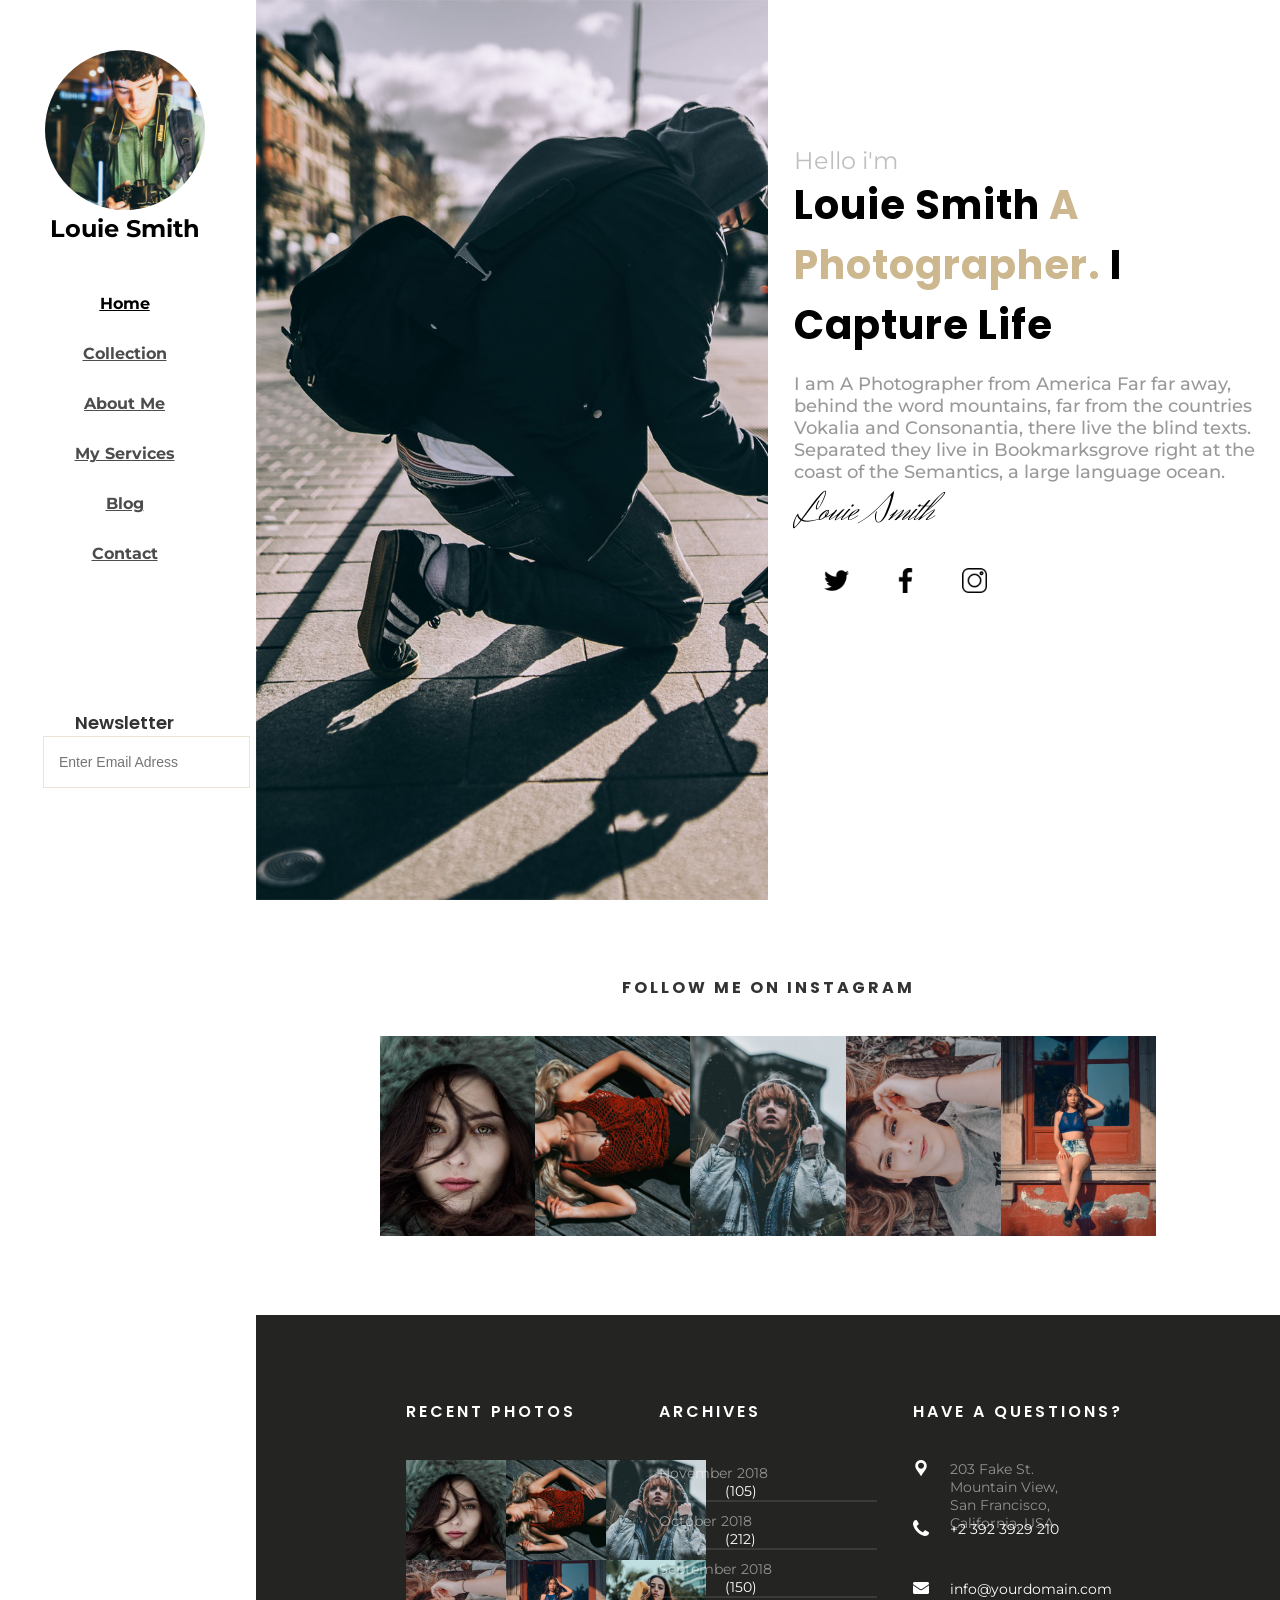
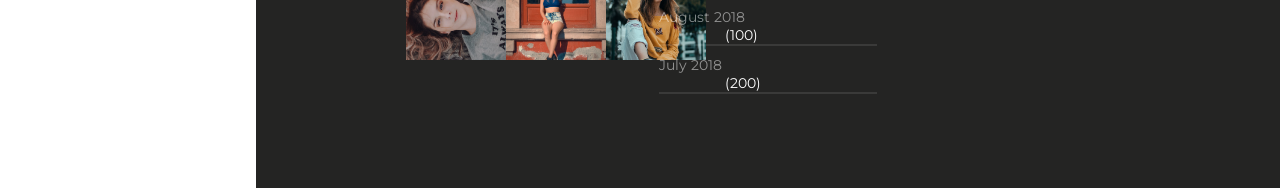
<file: index.html>
<!DOCTYPE html>
<html lang="en">
<head>
    <meta charset="UTF-8">
    <meta name="viewport" content="width=device-width, initial-scale=1.0">
    <title>Louie - Free Bootstrap 4 Template by Colorlib</title>
    <link rel="stylesheet" href="style.css">
    <link rel="preconnect" href="https://fonts.googleapis.com">
<link rel="preconnect" href="https://fonts.gstatic.com" crossorigin>
<link href="https://fonts.googleapis.com/css2?family=Montserrat:ital,wght@0,100..900;1,100..900&family=Poppins:ital,wght@0,100;0,200;0,300;0,400;0,500;0,600;0,700;0,800;0,900;1,100;1,200;1,300;1,400;1,500;1,600;1,700;1,800;1,900&display=swap" rel="stylesheet">
<link rel="preconnect" href="https://fonts.googleapis.com">
<link rel="preconnect" href="https://fonts.gstatic.com" crossorigin>
<link href="https://fonts.googleapis.com/css2?family=Herr+Von+Muellerhoff&display=swap" rel="stylesheet">
</head>
<body>
    <section class="sect1">
        <ul>
            <li><img class="img1" src="./images/author.jpg" alt=""></li>
            <li><h3 class="name">Louie Smith</h3></li>
            <br><br>
            <li id="main" class="options"><a id="main" class="options" href="./index.html">Home</a></li>
            <li class="options"><a class="options" href="">Collection</a></li>
            <li class="options"><a class="options" href="./About.html">About Me</a></li>
            <li class="options"><a class="options" href="./services.html">My Services</a></li>
            <li class="options"><a class="options" href="">Blog</a></li>
            <li class="options"><a class="options" href="">Contact</a></li>
            <div>
                <h3>Newsletter</h3>
                <input type="text" placeholder="Enter Email Adress">
            </div>
        </ul>
        
    </section>
    <section class="sect2">
    </section>
    <section class="sect3">
        <h3 class="h3">Louie Smith</h3>
        <div class="text">
            <h4 class="h4">Hello i'm</h4>
            <h1 class="h1">Louie Smith <span class="sla">A Photographer.</span> I Capture Life</h1>
            <br>
            <p class="conteudo">I am A Photographer from America Far far away, behind the word mountains, far from the countries Vokalia and Consonantia, there live the blind texts. Separated they live in Bookmarksgrove right at the coast of the Semantics, a large language ocean.</p>
            <h3 class="nomesla">Louie Smith</h3>
            <br>
            <div class="redes">
                <a class="a" href="./images/twitter.png"><img class="logo" src="./images/twitter.png" alt=""></a>
                <a class="" href="./images/twitter.png"><img class="logo" src="./images/facebook-app-symbol.png" alt=""></a>
                <a target="_blank" class="" href="https://www.instagram.com/lucas_aniceto._/"><img class="logo" src="./images/instagram.png" alt=""></a>
            </div>  
        </div>
    </section>
 
    <section class="main2">
        <h2>FOLLOW ME ON INSTAGRAM</h2><br><br>
        <div class="imgs"><img src="./images/img1.jpg" alt=""><img src="./images/img2.jpg" alt=""><img src="./images/img3.jpg" alt=""><img src="./images/img4.jpg" alt=""><img src="./images/img5.jpg" alt=""></div>
    </section>
    <section class="main3">
        <div class="div1">
            <div class="div11">
                <h2>RECENT PHOTOS</h2>
                <br><br>
                <div class="divdasimg"><img src="./images/img1.jpg" alt=""><img src="./images/img2.jpg" alt=""><img src="./images/img3.jpg" alt=""><img src="./images/img4.jpg" alt=""><img src="./images/img5.jpg" alt=""><img src="./images/img6.jpg" alt=""></div>

            </div>
            <div class="div12">
                <H2>ARCHIVES</H2>
                <ul>
                    <li> <div class="date">November 2018</div> <span class="number">(105)</span> <hr></li>
                    <li><div class="date">October 2018</div> <span class="number">(212)</span> <hr></li>
                    <li><div class="date">September 2018</div> <span class="number">(150)</span> <hr></li>
                    <li><div class="date">August 2018</div> <span class="number">(100)</span> <hr></li>
                    <li><div class="date">July 2018</div> <span class="number">(200)</span> <hr></li>
                </ul>
            </div>
            <div class="div13">
                <h2>HAVE A QUESTIONS?</h2><br><br>
                <div class="conteudodiv13">
                    <div class="icons">
                        <span><img src="./images/tool.png" alt=""></span>
                    </div>
                    <div class="textodiv13">
                        <span>203 Fake St. Mountain View, San Francisco, California, USA</span>
                    </div>
                </div>
                <div class="conteudodiv13">
                    <div class="icons">
                        <span><img src="./images/telephone-handle-silhouette.png" alt=""></span>
                    </div>
                    <div class="textodiv13">
                        <span class="spanespecial">+2 392 3929 210</span>
                    </div>
                </div>
                <div class="conteudodiv13">
                    <div class="icons">
                        <span><img src="./images/email.png" alt=""></span>
                    </div>
                    <div class="textodiv13">
                        <span class="spanespecial">info@yourdomain.com</span>
                    </div>
                </div>
            </div>
        </div>
    </section>
</body>
</html>
</file>
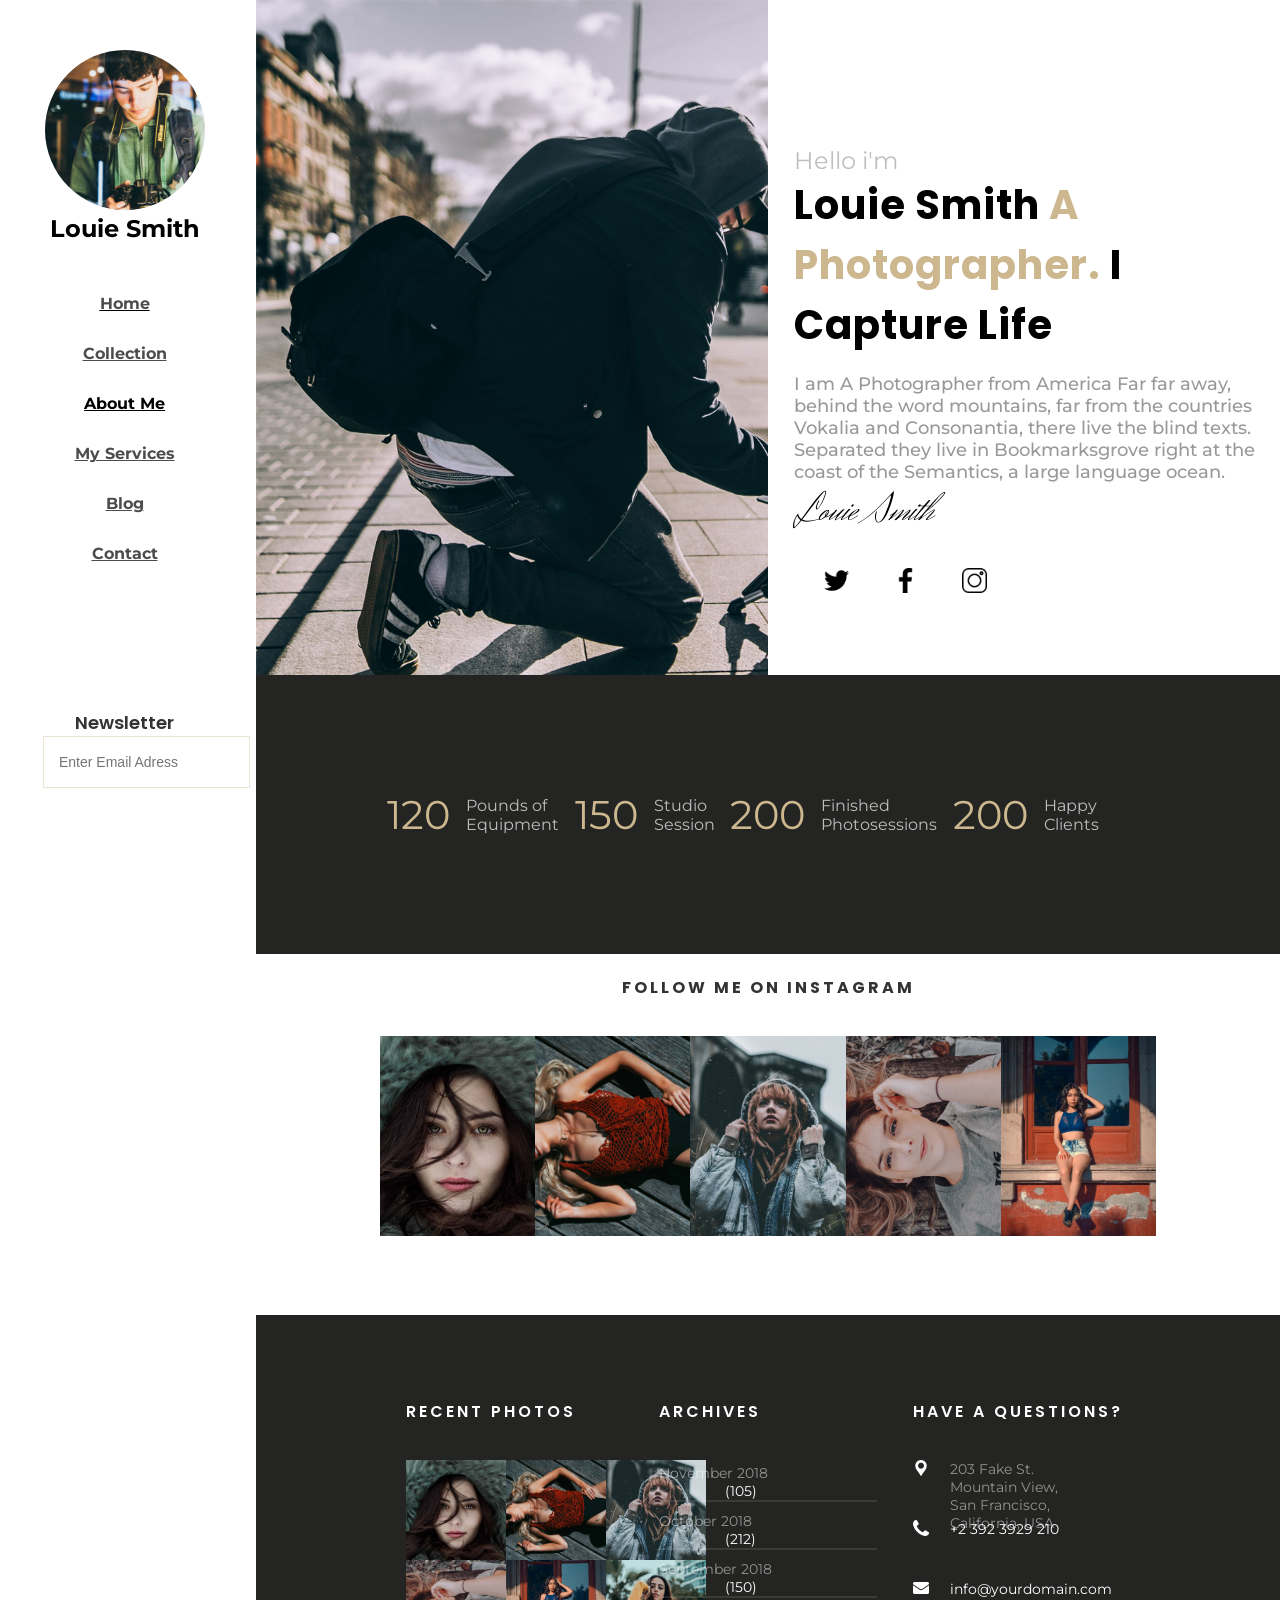
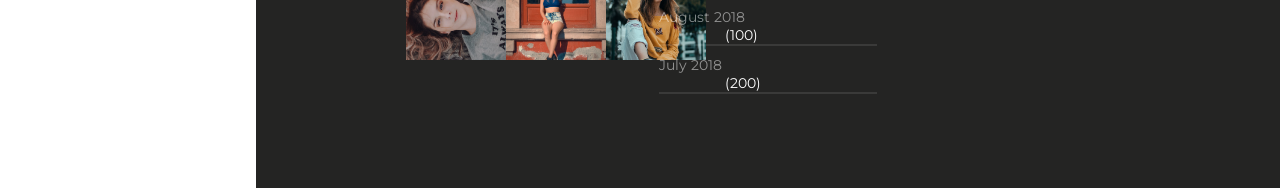
<file: About.html>
<!DOCTYPE html>
<html lang="en">
<head>
    <meta charset="UTF-8">
    <meta name="viewport" content="width=device-width, initial-scale=1.0">
    <title>Louie - Free Bootstrap 4 Template by Colorlib</title>
    <link rel="stylesheet" href="about.css">
    <link rel="preconnect" href="https://fonts.googleapis.com">
<link rel="preconnect" href="https://fonts.gstatic.com" crossorigin>
<link href="https://fonts.googleapis.com/css2?family=Montserrat:ital,wght@0,100..900;1,100..900&family=Poppins:ital,wght@0,100;0,200;0,300;0,400;0,500;0,600;0,700;0,800;0,900;1,100;1,200;1,300;1,400;1,500;1,600;1,700;1,800;1,900&display=swap" rel="stylesheet">
<link rel="preconnect" href="https://fonts.googleapis.com">
<link rel="preconnect" href="https://fonts.gstatic.com" crossorigin>
<link href="https://fonts.googleapis.com/css2?family=Herr+Von+Muellerhoff&display=swap" rel="stylesheet">
</head>
<body>
    <section class="sect1">
        <ul>
            <li><img class="img1" src="./images/author.jpg" alt=""></li>
            <li><h3 class="name">Louie Smith</h3></li>
            <br><br>
            <li id="main" class="options"><a class="options" href="./index.html">Home</a></li>
            <li class="options"><a class="options" href="">Collection</a></li>
            <li class="options"><a id="main" class="options" href="./About.html">About Me</a></li>
            <li class="options"><a class="options" href="">My Services</a></li>
            <li class="options"><a class="options" href="">Blog</a></li>
            <li class="options"><a class="options" href="">Contact</a></li>
            <div>
                <h3>Newsletter</h3>
                <input type="text" placeholder="Enter Email Adress">
            </div>
        </ul>
        
    </section>
    <div class="bagulhodoabout"><span class="number">120</span><span>Pounds of <br>Equipment</span><span class="number">150</span><span>Studio <br>Session</span><span class="number">200</span><span>Finished <br>Photosessions</span><span class="number">200</span><span>Happy <br>Clients</span></div>
        <section class="sect2">
        </section>
        <section class="sect3">
            <h3 class="h3">Louie Smith</h3>
            <div class="text">
                <h4 class="h4">Hello i'm</h4>
                <h1 class="h1">Louie Smith <span class="sla">A Photographer.</span> I Capture Life</h1>
                <br>
                <p class="conteudo">I am A Photographer from America Far far away, behind the word mountains, far from the countries Vokalia and Consonantia, there live the blind texts. Separated they live in Bookmarksgrove right at the coast of the Semantics, a large language ocean.</p>
                <h3 class="nomesla">Louie Smith</h3>
                <br>
                <div class="redes">
                    <a class="a" href="./images/twitter.png"><img class="logo" src="./images/twitter.png" alt=""></a>
                    <a class="" href="./images/twitter.png"><img class="logo" src="./images/facebook-app-symbol.png" alt=""></a>
                    <a class="" href="./images/twitter.png"><img class="logo" src="./images/instagram.png" alt=""></a>
                </div>  
            </div>
        </section>
    
 
    <section class="main2">
        <h2>FOLLOW ME ON INSTAGRAM</h2><br><br>
        <div class="imgs"><img src="./images/img1.jpg" alt=""><img src="./images/img2.jpg" alt=""><img src="./images/img3.jpg" alt=""><img src="./images/img4.jpg" alt=""><img src="./images/img5.jpg" alt=""></div>
    </section>
    <section class="main3">
        <div class="div1">
            <div class="div11">
                <h2>RECENT PHOTOS</h2>
                <br><br>
                <div class="divdasimg"><img src="./images/img1.jpg" alt=""><img src="./images/img2.jpg" alt=""><img src="./images/img3.jpg" alt=""><img src="./images/img4.jpg" alt=""><img src="./images/img5.jpg" alt=""><img src="./images/img6.jpg" alt=""></div>

            </div>
            <div class="div12">
                <H2>ARCHIVES</H2>
                <ul>
                    <li> <div class="date">November 2018</div> <span class="number">(105)</span> <hr></li>
                    <li><div class="date">October 2018</div> <span class="number">(212)</span> <hr></li>
                    <li><div class="date">September 2018</div> <span class="number">(150)</span> <hr></li>
                    <li><div class="date">August 2018</div> <span class="number">(100)</span> <hr></li>
                    <li><div class="date">July 2018</div> <span class="number">(200)</span> <hr></li>
                </ul>
            </div>
            <div class="div13">
                <h2>HAVE A QUESTIONS?</h2><br><br>
                <div class="conteudodiv13">
                    <div class="icons">
                        <span><img src="./images/tool.png" alt=""></span>
                    </div>
                    <div class="textodiv13">
                        <span>203 Fake St. Mountain View, San Francisco, California, USA</span>
                    </div>
                </div>
                <div class="conteudodiv13">
                    <div class="icons">
                        <span><img src="./images/telephone-handle-silhouette.png" alt=""></span>
                    </div>
                    <div class="textodiv13">
                        <span class="spanespecial">+2 392 3929 210</span>
                    </div>
                </div>
                <div class="conteudodiv13">
                    <div class="icons">
                        <span><img src="./images/email.png" alt=""></span>
                    </div>
                    <div class="textodiv13">
                        <span class="spanespecial">info@yourdomain.com</span>
                    </div>
                </div>
            </div>
        </div>
    </section>
</body>
</html>
</file>
<file: style.css>
*{
    box-sizing: border-box;
    margin: 0px;
}
.img1{
    border-radius: 100px;
    width: 160px;
    justify-content: space-around;
    height: 160px;
    object-fit: cover;
}
.img2{
    height: 100%;
    object-fit: cover;
}
.h1{
    font-family: "Poppins", sans-serif;
    font-size: 40px;
    text-align: start;
    font-weight: 700;
    letter-spacing: 1px;
}
.h4{
    color: #BFBFBF;
    font-weight: 400;
    font-family: "Montserrat", sans-serif;
    font-size: 24px;
    text-align: start;
    margin-top: 30%;
}
.conteudo{
    color: #999999;
    text-align: start;
    font-size: 18px;
    font-family: "Montserrat", sans-serif;
    font-weight: 500;
}
.sla{
    color: #ccb78f;
}
.nomesla{
    font-family: "Herr Von Muellerhoff", cursive;
    text-align: start;
    font-size: 40px;
    font-weight: 400;
}
.name{
    font-size: 24px;
}
.h3{
    font-family: "Poppins", sans-serif;
    color:#EDEDED;
    font-size: 70px;
    position: absolute;
    margin-top: 25%;
    z-index: -1;
}

.sect1{
    text-align: center;
    width:20%;
    height: 100vh;
    position: sticky;
    top: 0;
    background-color: white;
    z-index: 100;
    padding-top: 50px;
    padding-bottom: 40px;
    padding-left: 3px;
    padding-right: 50px;
}
.sect1>ul>div{
    margin-top: 80%;

}
.sect1>ul>div>h3{
    font-family: "Poppins", sans-serif;
    font-size: 18px;
    font-weight: 600;
    color: rgba(0, 0, 0, 0.8);
}
input{
    border: 1px solid #ece4d5;
    height: 52px;
    background: #fff;
    color: rgba(0, 0, 0, 0.4);
    font-size: 14px;
    padding: 15px;
}
.sect2{
    background-image:url(./images/author-2.jpg);
    background-repeat: no-repeat;
    background-size: cover;
    text-align: center;
    width:40%;
    height: 100vh;
    background-color: white;
    object-fit: cover;
}
.sect3{
    background-color: #fff;
    position: relative;
    text-align: center;
    width:40%;
    height: 100vh;
    justify-content: center;
}
body{
    display: flex;
    flex-wrap: wrap;
}
.main2{
    padding: 75px 27px;
    margin-left: 20%;
    text-align: center;
    width: 100vw;
}
.main2 h2{
    font-family: "Poppins", sans-serif;
    font-size: 16px;
    font-weight: 700;
    letter-spacing: 3px;
    color: rgba(0, 0, 0, 0.8);
    text-align: center;
}
.imgs img{
    width: 16%;
    height: 200px;
    object-fit: cover;
}
.main3{
    width: 80%;
    margin-left: 20%;
    background-color: #242423;
    padding: 84px 0px;
}
.div1{
    display: flex;
    flex-wrap: wrap;
    padding: 0px 150px;
}
.div1 h2{
    color: white;
    font-family: "Poppins", sans-serif;
    font-size: 16px;
    font-weight: 600;
    letter-spacing: 3px;
}
.div11{
    width: 30%;
}
.div11 img{
    width: 100px;
    height: 100px;
    object-fit: cover;
}
.div11 h2{
    font-size: 16px;
    font-weight: 600;
    letter-spacing: 3px;
}
.divdasimg{
    height: 200px;
    width: 300px;
    display: flex;
    flex-wrap: wrap;
}
.div12{
    width: 30%;
    display: flex;
    flex-direction: column;
    margin-left: 5%;
}
.div12 ul{
    font-size: 14px;
    font-family: "Montserrat", sans-serif;
    list-style: none;
    text-align: start;
    color: rgba(255, 255, 255, 0.5);
    padding: 0;
}
.div12 ul li{
    text-align: start;
    margin-bottom: 10px;
}
.div12 .number{
    margin-left: 30%;
    color: white;
}
.date{
    display: inline-block;
    width: 54%;
}
.div12 hr{
    border: 0.5px solid rgba(255, 255, 255, 0.1);
}
.div12 h2{
    margin-bottom: 40px;
}
.div13{
    width: 30%;
    margin-left: 5%;
}
.conteudodiv13{
    display: flex;
    flex-wrap: wrap;
    height: 10px;
    margin-bottom: 50px;
}
.spanespecial{
    color: white;
}
.textodiv13{
    font-size: 14px;
    margin-left: 10%;
    width: 60%;
    color: rgba(255, 255, 255, 0.5);
    font-family: "Montserrat", sans-serif;
    margin-right: 0%;
}
.logo{
    padding: 10px;
    background-color: white;
    margin-left: 20px;
    text-align: start;
    height: 45px;
    width: 45px;
    border-radius: 10px;
}
.redes{
    text-align: start;
}
.img2{
    height:100px;
    width: 100px;
}
ul{
    list-style: none;
    text-align: center  ;
}
li{
    text-align: center;
    font-family: "Montserrat", sans-serif;
}
.options{
    line-height: 50px;
    font-weight: 700;
    font-size: 16px;
    color: rgba(0, 0, 0, 0.7);
}
.options:hover{
    transition:all 0.3s ease;
    color: rgba(0, 0, 0, 1);
    text-decoration:underline
    
}
#main{
    color: rgba(0, 0, 0, 1);
    text-decoration:underline;
}
.text{
    margin-left: 5%;
}
</file>
<file: about.css>
*{
    box-sizing: border-box;
    margin: 0px;
}
.img1{
    border-radius: 100px;
    width: 160px;
    justify-content: space-around;
    height: 160px;
    object-fit: cover;
}
.img2{
    height: 100%;
    object-fit: cover;
}
.h1{
    font-family: "Poppins", sans-serif;
    font-size: 40px;
    text-align: start;
    font-weight: 700;
    letter-spacing: 1px;
}
.h4{
    color: #BFBFBF;
    font-weight: 400;
    font-family: "Montserrat", sans-serif;
    font-size: 24px;
    text-align: start;
    margin-top: 30%;
}
.conteudo{
    color: #999999;
    text-align: start;
    font-size: 18px;
    font-family: "Montserrat", sans-serif;
    font-weight: 500;
}
.sla{
    color: #ccb78f;
}
.nomesla{
    font-family: "Herr Von Muellerhoff", cursive;
    text-align: start;
    font-size: 40px;
    font-weight: 400;
}
.name{
    font-size: 24px;
}
.h3{
    font-family: "Poppins", sans-serif;
    color:#EDEDED;
    font-size: 70px;
    position: absolute;
    margin-top: 25%;
    z-index: -1;
}

.sect1{
    text-align: center;
    width:20%;
    height: 100vh;
    position: sticky;
    top: 0;
    background-color: white;
    z-index: 100;
    padding-top: 50px;
    padding-bottom: 40px;
    padding-left: 3px;
    padding-right: 50px;
}
.sect1>ul>div{
    margin-top: 80%;

}
.sect1>ul>div>h3{
    font-family: "Poppins", sans-serif;
    font-size: 18px;
    font-weight: 600;
    color: rgba(0, 0, 0, 0.8);
}
input{
    border: 1px solid #ece4d5;
    height: 52px;
    background: #fff;
    color: rgba(0, 0, 0, 0.4);
    font-size: 14px;
    padding: 15px;
}
.sect2{
    position: relative;
    background-image:url(./images/author-2.jpg);
    background-repeat: no-repeat;
    background-size: cover;
    text-align: center;
    width:40%;
    height: 100vh;
    background-color: white;
    object-fit: cover;
}
.sect3{
    background-color: #fff;
    position: relative;
    text-align: center;
    width:40%;
    height: 100vh;
    justify-content: center;
}
body{
    display: flex;
    flex-wrap: wrap;
}
.main2{
    padding: 75px 27px;
    margin-left: 20%;
    text-align: center;
    width: 100vw;
}
.main2 h2{
    font-family: "Poppins", sans-serif;
    font-size: 16px;
    font-weight: 700;
    letter-spacing: 3px;
    color: rgba(0, 0, 0, 0.8);
    text-align: center;
}
.imgs img{
    width: 16%;
    height: 200px;
    object-fit: cover;
}
.main3{
    width: 80%;
    margin-left: 20%;
    background-color: #242423;
    padding: 84px 0px;
}
.div1{
    display: flex;
    flex-wrap: wrap;
    padding: 0px 150px;
}
.div1 h2{
    color: white;
    font-family: "Poppins", sans-serif;
    font-size: 16px;
    font-weight: 600;
    letter-spacing: 3px;
}
.div11{
    width: 30%;
}
.div11 img{
    width: 100px;
    height: 100px;
    object-fit: cover;
}
.div11 h2{
    font-size: 16px;
    font-weight: 600;
    letter-spacing: 3px;
}
.divdasimg{
    height: 200px;
    width: 300px;
    display: flex;
    flex-wrap: wrap;
}
.div12{
    width: 30%;
    display: flex;
    flex-direction: column;
    margin-left: 5%;
}
.div12 ul{
    font-size: 14px;
    font-family: "Montserrat", sans-serif;
    list-style: none;
    text-align: start;
    color: rgba(255, 255, 255, 0.5);
    padding: 0;
}
.div12 ul li{
    text-align: start;
    margin-bottom: 10px;
}
.div12 .number{
    margin-left: 30%;
    color: white;
}
.date{
    display: inline-block;
    width: 54%;
}
.div12 hr{
    border: 0.5px solid rgba(255, 255, 255, 0.1);
}
.div12 h2{
    margin-bottom: 40px;
}
.div13{
    width: 30%;
    margin-left: 5%;
}
.conteudodiv13{
    display: flex;
    flex-wrap: wrap;
    height: 10px;
    margin-bottom: 50px;
}
.spanespecial{
    color: white;
}
.textodiv13{
    font-size: 14px;
    margin-left: 10%;
    width: 60%;
    color: rgba(255, 255, 255, 0.5);
    font-family: "Montserrat", sans-serif;
    margin-right: 0%;
}
.logo{
    padding: 10px;
    background-color: white;
    margin-left: 20px;
    text-align: start;
    height: 45px;
    width: 45px;
    border-radius: 10px;
}
.redes{
    text-align: start;
}
.img2{
    height:100px;
    width: 100px;
}
ul{
    list-style: none;
    text-align: center  ;
}
li{
    text-align: center;
    font-family: "Montserrat", sans-serif;
}
.options{
    line-height: 50px;
    font-weight: 700;
    font-size: 16px;
    color: rgba(0, 0, 0, 0.7);
}
.options:hover{
    transition:all 0.3s ease;
    color: rgba(0, 0, 0, 1);
    text-decoration:underline
    
}
#main{
    color: rgba(0, 0, 0, 1);
    text-decoration:underline;
}
.text{
    margin-left: 5%;
}
.bagulhodoabout{
    position:absolute;
    background-color: #242423;
    z-index: 10;
    top: 75%;
    text-align: center;
    padding: 115px;
    width: 80%;
    margin-left: 20%;
    display: flex;
    flex-wrap: wrap;
    align-items: center;
}

.bagulhodoabout span{
        font-family: "Montserrat", sans-serif;
        font-size: 16px;
        margin-left: 2%;
        text-align: start;
        color: #FFFFFFB3;
}
.bagulhodoabout .number{
    font-size: 40px;
    font-weight: 400;
    color: #ccb78f;
}
</file>
